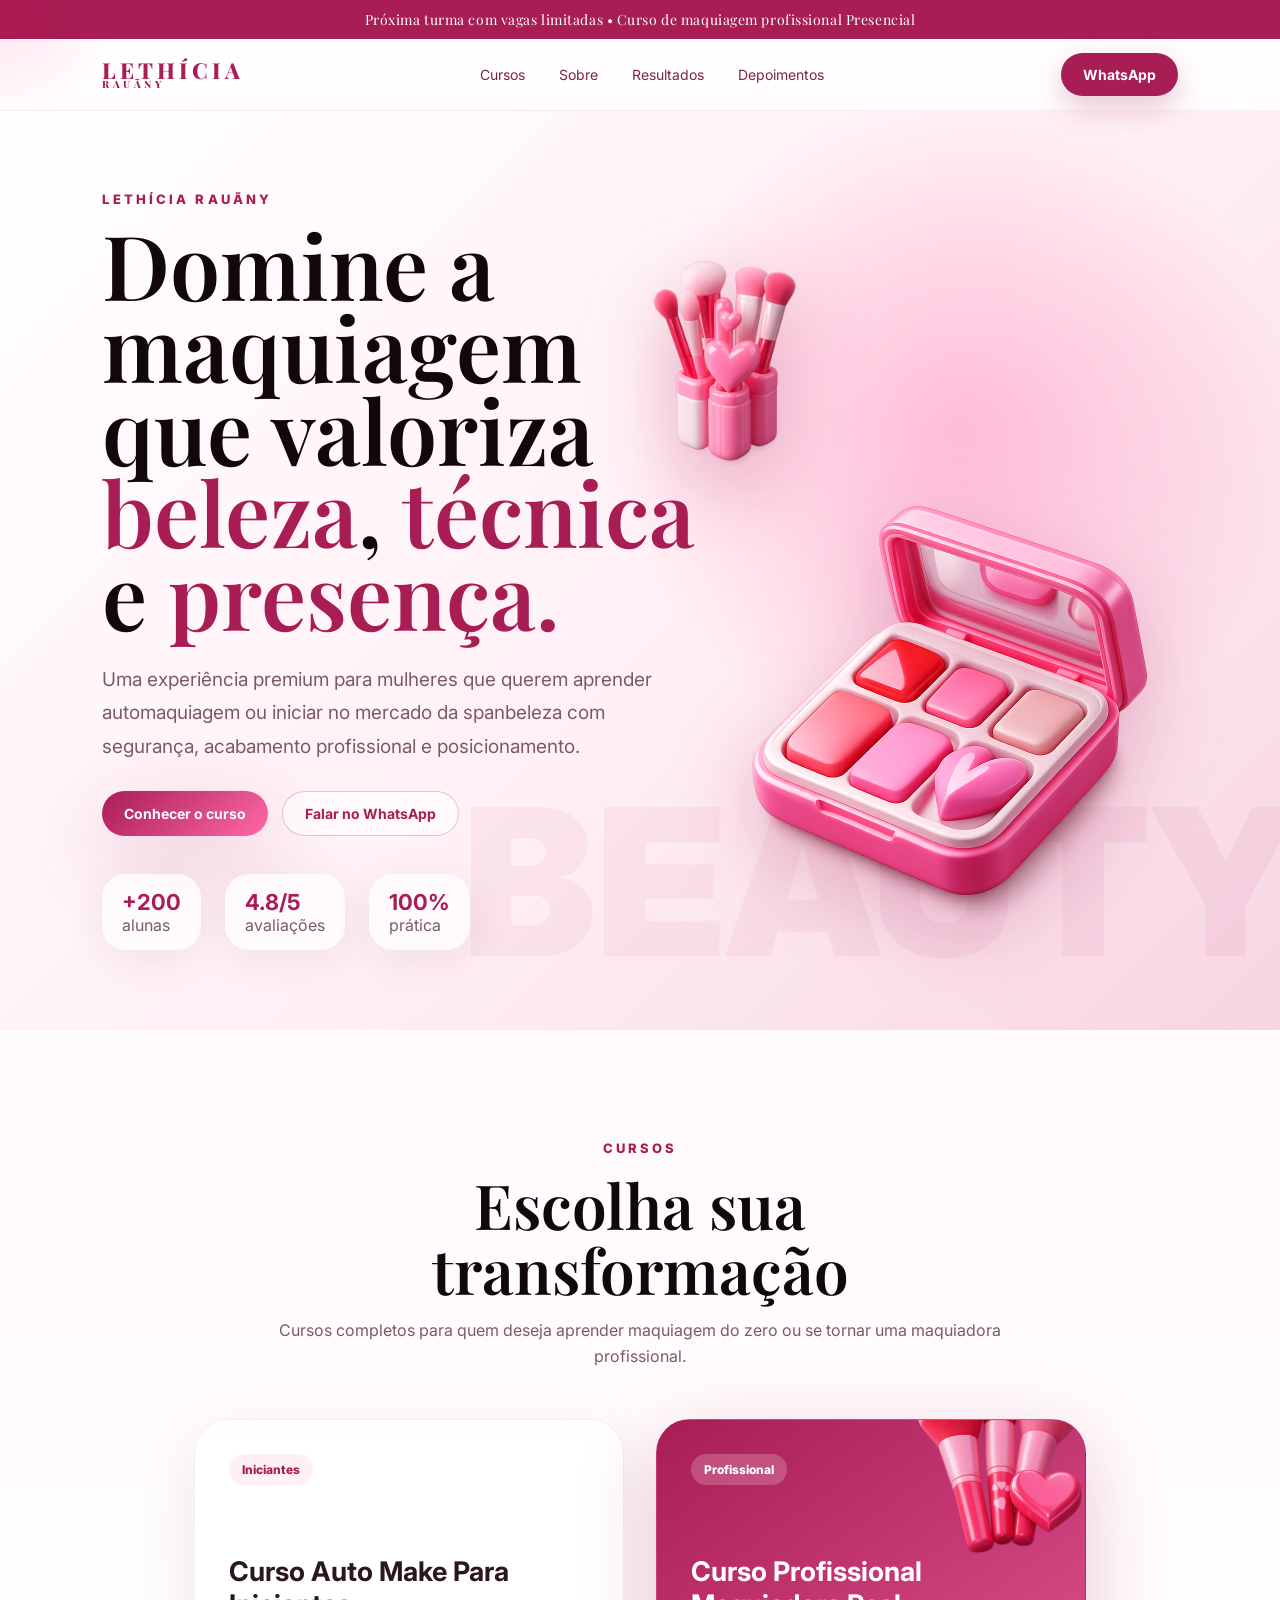
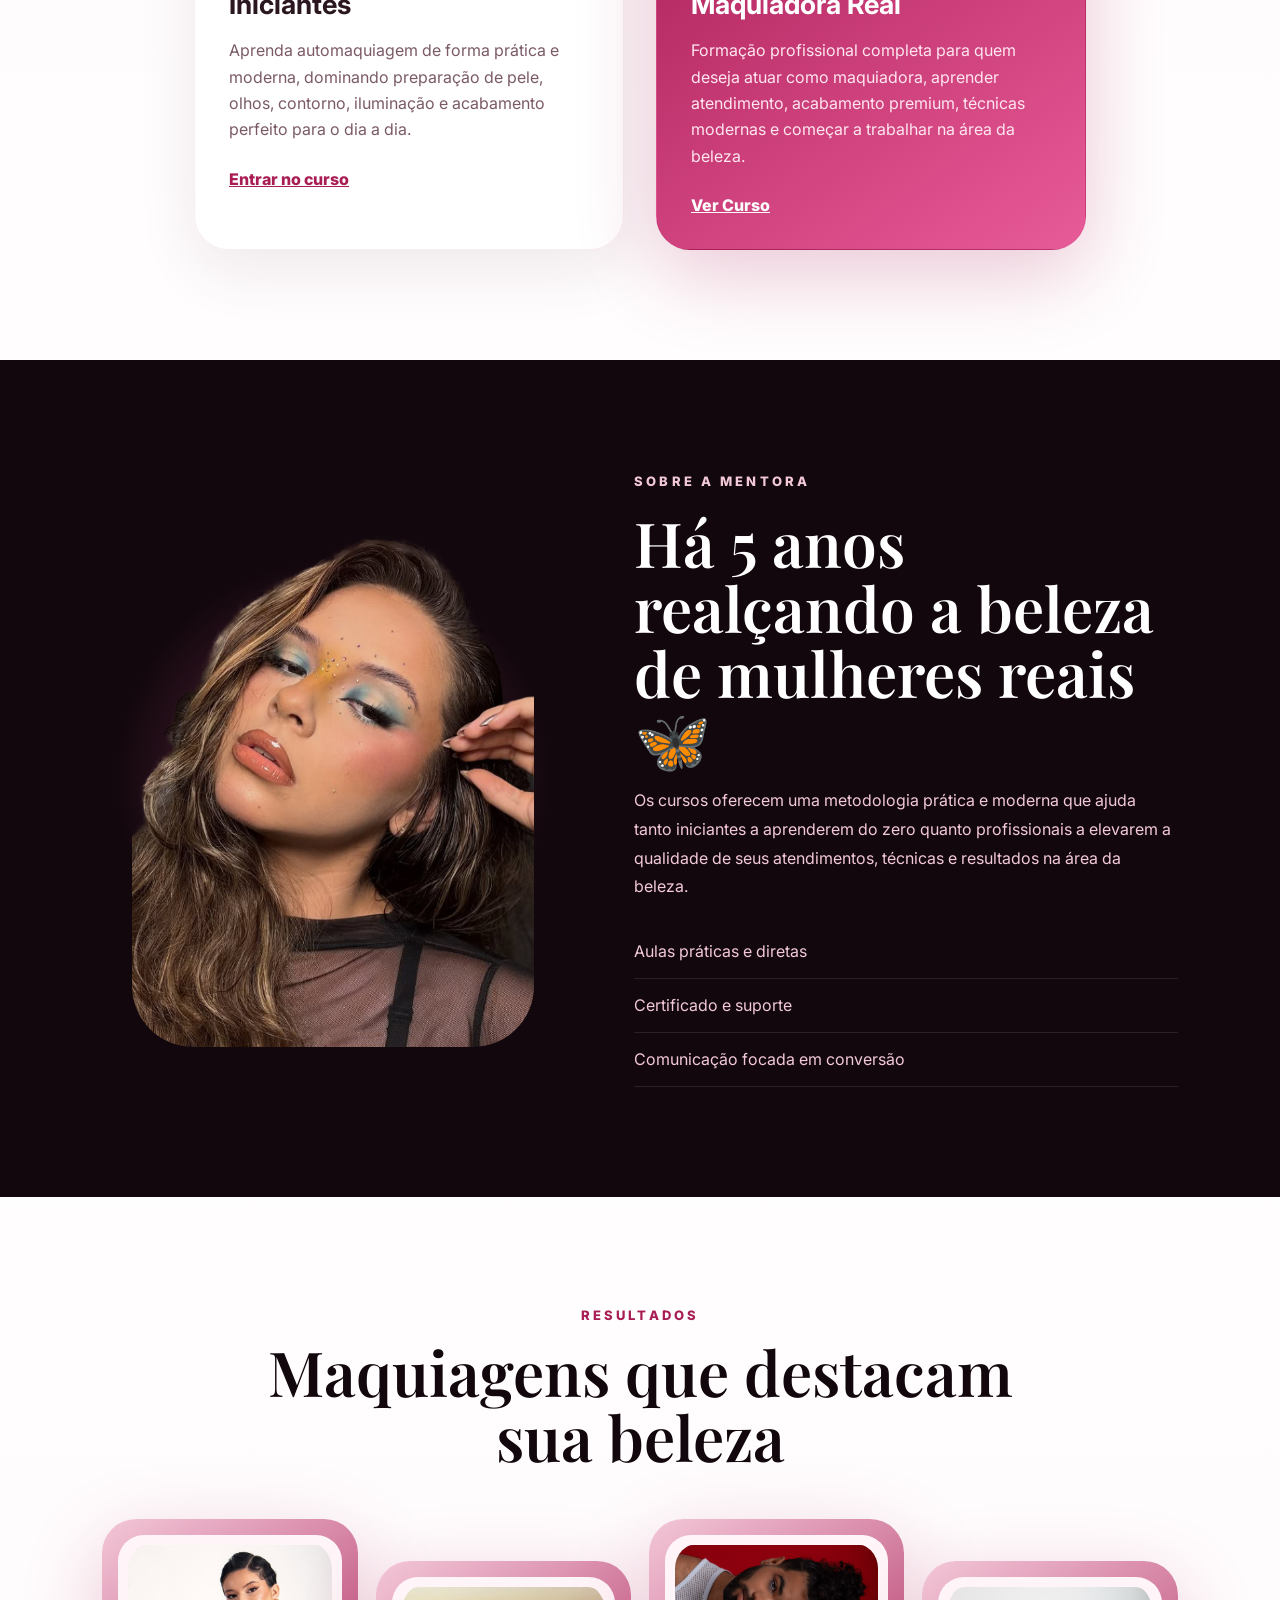
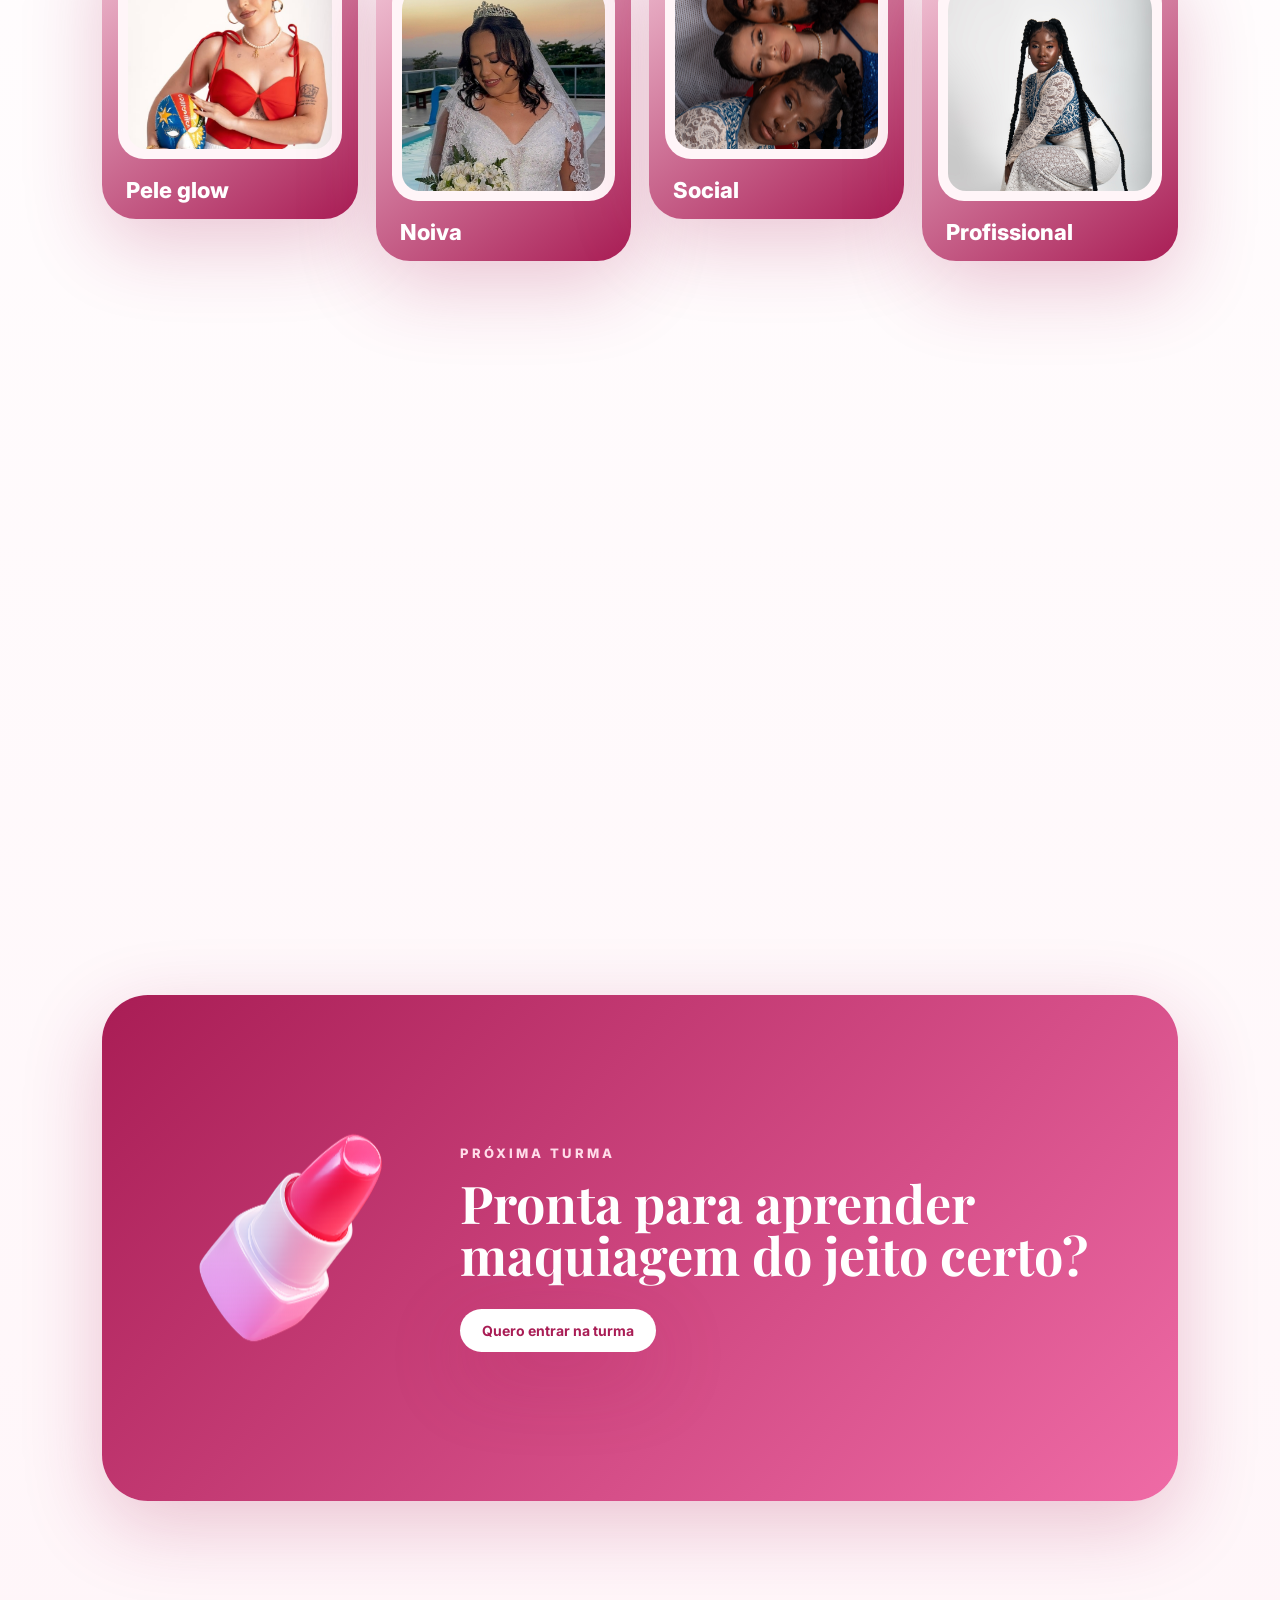
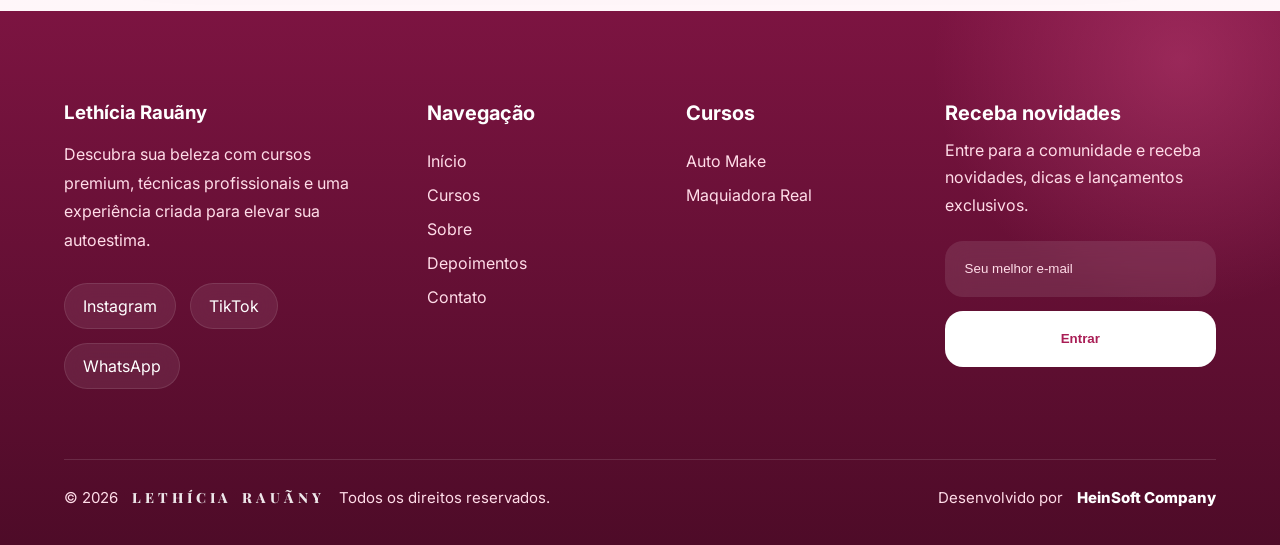
<file: index.html>
<!doctype html>
<html lang="pt-BR">
  <head>
    <meta charset="UTF-8" />
    <meta name="viewport" content="width=device-width, initial-scale=1.0" />
    <title>Lethícia Rauãny</title>
    <link rel="preconnect" href="https://fonts.googleapis.com" />
    <link rel="preconnect" href="https://fonts.gstatic.com" crossorigin />
    <link
      href="https://fonts.googleapis.com/css2?family=Inter:wght@400;500;600;700;800&family=Playfair+Display:wght@600;700;800&display=swap"
      rel="stylesheet"
    />
    <link rel="stylesheet" href="assets/styles.css" />
  </head>
  <body>
    <div class="cursor-glow"></div>

    <header class="topbar">
      <a href="#cta"
        >Próxima turma com vagas limitadas • Curso de maquiagem profissional
        Presencial</a
      >
    </header>

    <nav class="nav">
      <a href="#" class="brand">
        <span>LETHÍCIA</span>
        <small>RAUÃNY</small>
      </a>

      <div class="nav-links">
        <a href="#cursos">Cursos</a>

        <a href="#sobre">Sobre</a>

        <a href="#resultados">Resultados</a>

        <a href="#depoimentos">Depoimentos</a>

        <a
          href="https://wa.me/5581996267591"
          class="mobile-whatsapp"
          target="_blank"
          rel="noopener noreferrer"
        >
          WhatsApp
        </a>
      </div>

      <a
        href="https://wa.me/5581996267591"
        class="nav-cta"
        target="_blank"
        rel="noopener noreferrer"
      >
        WhatsApp
      </a>

      <button class="menu-toggle" type="button" aria-label="Abrir menu">
        <span></span>
        <span></span>
        <span></span>
      </button>
    </nav>

    <main>
      <section class="hero" id="home">
        <div class="hero-bg"></div>
        <img
          src="assets/pinceis-3d.png"
          alt="Pincéis 3D"
          class="float-img brushes"
        />
        <img
          src="assets/pinceis.svg"
          alt="Paleta 3D"
          class="float-img palette"
        />

        <div class="hero-content reveal">
          <p class="eyebrow">Lethícia Rauãny</p>
          <h1>
            Domine a maquiagem que valoriza <span class="blur">beleza</span>,
            <span class="blur">técnica</span> e
            <span class="blur">presença.</span>
          </h1>
          <p class="hero-text">
            Uma experiência premium para mulheres que querem aprender
            automaquiagem ou iniciar no mercado da spanbeleza com segurança,
            acabamento profissional e posicionamento.
          </p>
          <div class="hero-actions">
            <a href="#cursos" class="btn primary">Conhecer o curso</a>
            <a
              href="https://wa.me/5581996267591"
              class="btn secondary"
              target="_blank"
              rel="noopener noreferrer"
              >Falar no WhatsApp</a
            >
          </div>
          <div class="hero-stats">
            <span><strong>+200</strong> alunas</span>
            <span><strong>4.8/5</strong> avaliações</span>
            <span><strong>100%</strong> prática</span>
          </div>
        </div>
      </section>

      <section class="section courses" id="cursos">
        <div class="section-head reveal">
          <p class="eyebrow">Cursos</p>

          <h2>Escolha sua transformação</h2>

          <p>
            Cursos completos para quem deseja aprender maquiagem do zero ou se
            tornar uma maquiadora profissional.
          </p>
        </div>

        <div class="course-grid">
          <!-- CURSO 1 -->

          <article class="course-card reveal">
            <span class="tag"> Iniciantes </span>

            <h3>Curso Auto Make Para Iniciantes</h3>

            <p>
              Aprenda automaquiagem de forma prática e moderna, dominando
              preparação de pele, olhos, contorno, iluminação e acabamento
              perfeito para o dia a dia.
            </p>

            <a href="curso-iniciante.html"> Entrar no curso </a>
          </article>

          <!-- CURSO 2 -->

          <article class="course-card reveal featured">
            <img src="assets/paleta-3d.png" alt="Paleta de maquiagem 3D" />

            <span class="tag"> Profissional </span>

            <h3>Curso Profissional Maquiadora Real</h3>

            <p>
              Formação profissional completa para quem deseja atuar como
              maquiadora, aprender atendimento, acabamento premium, técnicas
              modernas e começar a trabalhar na área da beleza.
            </p>

            <a href="curso-pro.html"> Ver Curso </a>
          </article>
        </div>
      </section>

      <section class="section split" id="sobre">
        <div class="split-img reveal">
          <img src="/assets/mentora 1.svg" alt="Pincéis decorativos" />
        </div>
        <div class="split-content reveal">
          <p class="eyebrow">Sobre a mentora</p>
          <h2 style="margin-bottom: 16px">
            Há 5 anos realçando a beleza de mulheres reais 🦋
          </h2>
          <p>
            Os cursos oferecem uma metodologia prática e moderna que ajuda tanto
            iniciantes a aprenderem do zero quanto profissionais a elevarem a
            qualidade de seus atendimentos, técnicas e resultados na área da
            beleza.
          </p>
          <ul>
            <li>Aulas práticas e diretas</li>
            <li>Certificado e suporte</li>
            <li>Comunicação focada em conversão</li>
          </ul>
        </div>
      </section>

      <section class="section results" id="resultados">
        <div class="section-head reveal">
          <p class="eyebrow">Resultados</p>
          <h2>Maquiagens que destacam sua beleza</h2>
        </div>
        <div class="gallery">
          <div class="gallery-card reveal">
            <div class="gallery-image">
              <img
                src="assets/glow.svg"
                alt="Resultado de maquiagem pele glow"
              />
            </div>
            <span>Pele glow</span>
          </div>

          <div class="gallery-card reveal">
            <div class="gallery-image">
              <img
                src="assets/noiva.svg"
                alt="Resultado de maquiagem para noiva"
              />
            </div>
            <span>Noiva</span>
          </div>

          <div class="gallery-card reveal">
            <div class="gallery-image">
              <img
                src="/assets/social.svg"
                alt="Resultado de maquiagem social"
              />
            </div>
            <span>Social</span>
          </div>

          <div class="gallery-card reveal">
            <div class="gallery-image">
              <img
                src="assets/profissional.svg"
                alt="Resultado de maquiagem profissional"
              />
            </div>
            <span>Profissional</span>
          </div>
        </div>
      </section>

      <section class="section testimonials" id="depoimentos">
        <div class="section-head reveal">
          <p class="eyebrow">Depoimentos</p>
          <h2>Histórias de alunas</h2>
        </div>
        <div class="testimonial-row">
          <article class="testimonial reveal">
            <strong>★★★★★</strong>
            <p>
              “Aprendi técnicas que nunca tinha entendido antes. A pele ficou
              perfeita.”
            </p>
            <span>Ana Clara</span>
          </article>
          <article class="testimonial reveal">
            <strong>★★★★★</strong>
            <p>“O curso me deu segurança para começar a atender clientes.”</p>
            <span>Marina</span>
          </article>
          <article class="testimonial reveal">
            <strong>★★★★★</strong>
            <p>“Didática leve, prática e acabamento muito profissional.”</p>
            <span>Beatriz</span>
          </article>
        </div>
      </section>

      <section class="final-cta reveal" id="cta">
        <img src="assets/batom.svg" alt="Paleta 3D" />
        <div>
          <p class="eyebrow">Próxima turma</p>
          <h2>Pronta para aprender maquiagem do jeito certo?</h2>
          <a
            href="https://wa.me/5581996267591?text=Ol%C3%A1%2C%20quero%20entrar%20na%20turma%21"
            class="btn primary"
            target="_blank"
            rel="noopener noreferrer"
          >
            Quero entrar na turma
          </a>
        </div>
      </section>
    </main>

    <footer class="footer">
      <div class="footer-glow"></div>

      <div class="footer-top">
        <div class="footer-brand">
          <h3>Lethícia Rauãny</h3>

          <p style="margin-top: 5%">
            Descubra sua beleza com cursos premium, técnicas profissionais e uma
            experiência criada para elevar sua autoestima.
          </p>

          <div class="footer-socials">
            <a href="#">Instagram</a>
            <a href="#">TikTok</a>
            <a href="#">WhatsApp</a>
          </div>
        </div>

        <div class="footer-links">
          <h3>Navegação</h3>

          <a href="#">Início</a>
          <a href="#cursos">Cursos</a>
          <a href="#sobre">Sobre</a>
          <a href="#depoimentos">Depoimentos</a>
          <a href="#cta">Contato</a>
        </div>

        <div class="footer-links">
          <h3>Cursos</h3>

          <a href="curso-iniciante.html">Auto Make</a>
          <a href="curso-pro.html">Maquiadora Real</a>
        </div>

        <div class="footer-newsletter">
          <h3>Receba novidades</h3>

          <p>
            Entre para a comunidade e receba novidades, dicas e lançamentos
            exclusivos.
          </p>

          <form class="newsletter-form">
            <input type="email" placeholder="Seu melhor e-mail" />

            <button type="submit">Entrar</button>
          </form>
        </div>
      </div>

      <div class="footer-bottom">
        <p>
          © 2026
          <a href="#home" class="brand">
            <small>LETHÍCIA</small><small>RAUÃNY</small>
          </a>
          Todos os direitos reservados.
        </p>

        <p>
          Desenvolvido por
          <a
            href="https://heinsoft.com.br"
            target="_blank"
            rel="noopener noreferrer"
          >
            HeinSoft Company
          </a>
        </p>
      </div>
    </footer>

    <script src="assets/script.js"></script>
  </body>
</html>
</file>
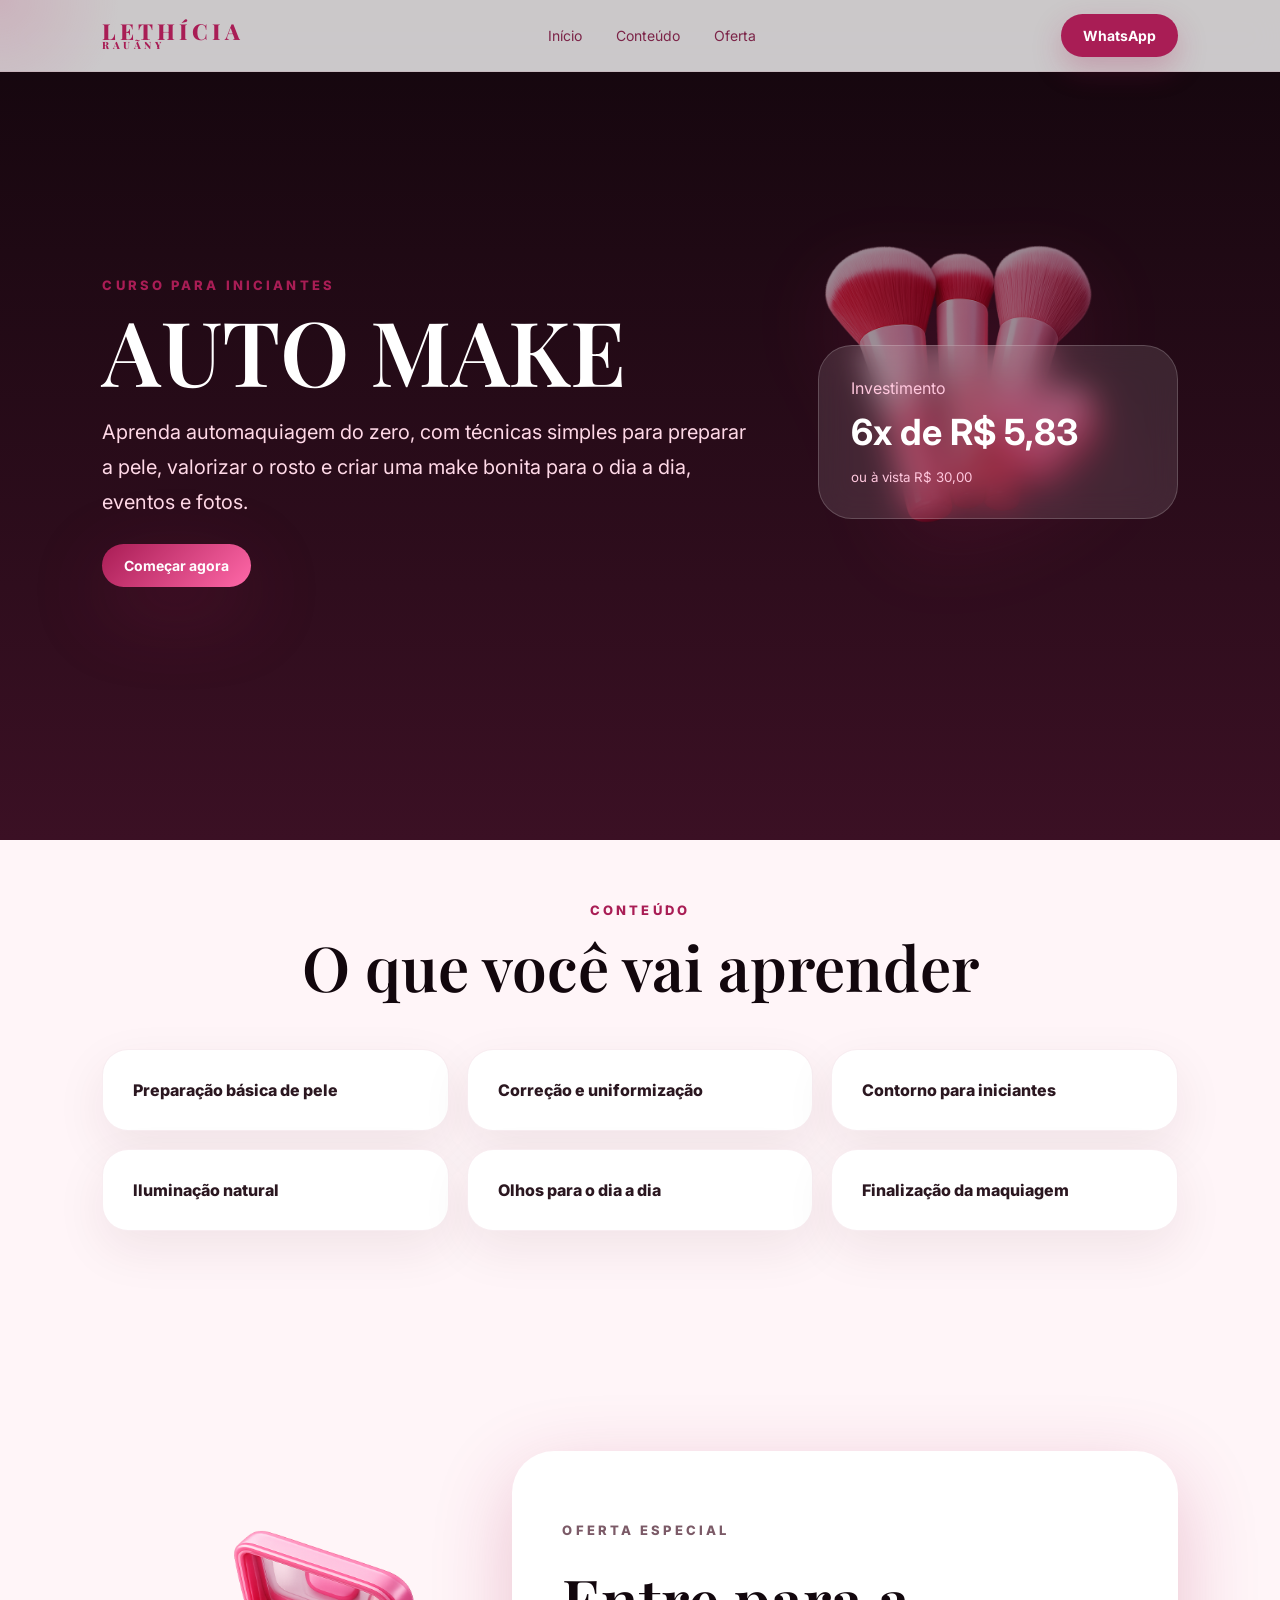
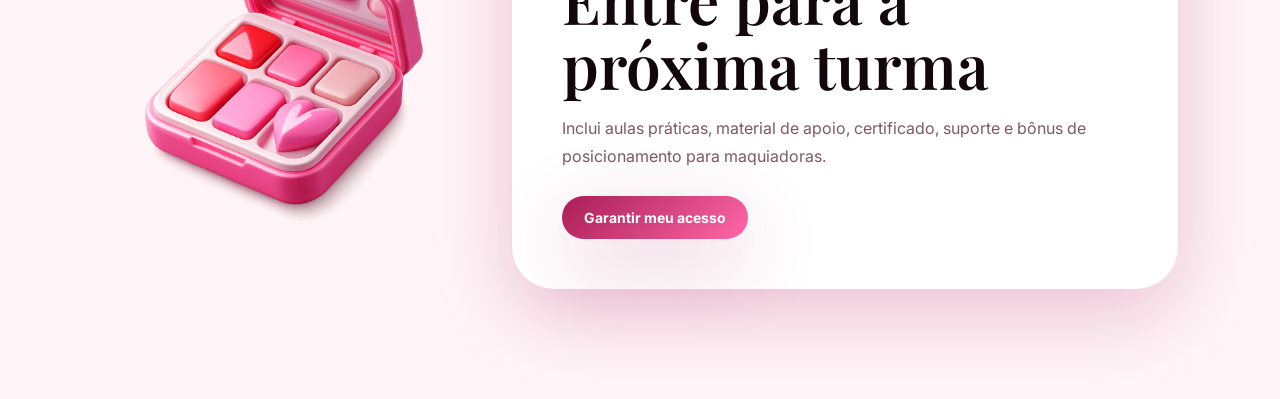
<file: curso-iniciante.html>
<!doctype html>
<html lang="pt-BR">
  <head>
    <meta charset="UTF-8" />
    <meta name="viewport" content="width=device-width, initial-scale=1.0" />
    <title>Curso Makeup Artist Pro</title>
    <link rel="preconnect" href="https://fonts.googleapis.com" />
    <link rel="preconnect" href="https://fonts.gstatic.com" crossorigin />
    <link
      href="https://fonts.googleapis.com/css2?family=Inter:wght@400;500;600;700;800&family=Playfair+Display:wght@600;700;800&display=swap"
      rel="stylesheet"
    />
    <link rel="stylesheet" href="assets/styles.css" />
  </head>
  <body class="course-page">
    <div class="cursor-glow"></div>
    <nav class="nav">
      <a href="/index.html" class="brand">
        <span>LETHÍCIA</span>
        <small>RAUÃNY</small>
      </a>

      <div class="nav-links">
        <a href="#inicio">Início</a>

        <a href="#conteudo">Conteúdo</a>

        <a href="#oferta">Oferta</a>

        <a
          href="https://wa.me/5581996267591"
          class="mobile-whatsapp"
          target="_blank"
          rel="noopener noreferrer"
        >
          WhatsApp
        </a>
      </div>

      <a
        href="https://wa.me/5581996267591"
        class="nav-cta"
        target="_blank"
        rel="noopener noreferrer"
      >
        WhatsApp
      </a>

      <button class="menu-toggle" type="button" aria-label="Abrir menu">
        <span></span>
        <span></span>
        <span></span>
      </button>
    </nav>

    <main>
      <section class="course-hero" id="inicio">
        <img
          src="assets/paleta-3d.png"
          alt="Paleta de maquiagem"
          class="float-img course-brush"
        />
        <div class="reveal">
          <p class="eyebrow">Curso Para Iniciantes</p>
          <h1>AUTO MAKE</h1>
          <p>
            Aprenda automaquiagem do zero, com técnicas simples para preparar a
            pele, valorizar o rosto e criar uma make bonita para o dia a dia,
            eventos e fotos.
          </p>
          <a href="https://pay.kiwify.com.br/KDjEYp4" class="btn primary"
            >Começar agora</a
          >
        </div>
        <div class="course-price reveal">
          <span>Investimento</span>
          <strong>6x de R$ 5,83</strong>
          <small>ou à vista R$ 30,00</small>
        </div>
      </section>

      <section class="section modules" id="conteudo">
        <div class="section-head reveal">
          <p class="eyebrow">Conteúdo</p>
          <h2>O que você vai aprender</h2>
        </div>
        <div class="module-grid">
          <div class="module reveal">Preparação básica de pele</div>
          <div class="module reveal">Correção e uniformização</div>
          <div class="module reveal">Contorno para iniciantes</div>
          <div class="module reveal">Iluminação natural</div>
          <div class="module reveal">Olhos para o dia a dia</div>
          <div class="module reveal">Finalização da maquiagem</div>
        </div>
      </section>

      <section class="section offer" id="oferta">
        <img
          src="assets/pinceis-3d.png"
          alt="Pincéis de maquiagem"
          class="offer-img reveal"
        />
        <div class="offer-box reveal">
          <p class="eyebrow">Oferta especial</p>
          <h2>Entre para a próxima turma</h2>
          <p>
            Inclui aulas práticas, material de apoio, certificado, suporte e
            bônus de posicionamento para maquiadoras.
          </p>
          <a href="https://pay.kiwify.com.br/KDjEYp4" class="btn primary"
            >Garantir meu acesso</a
          >
        </div>
      </section>
    </main>

    <script src="assets/script.js"></script>
  </body>
</html>
</file>
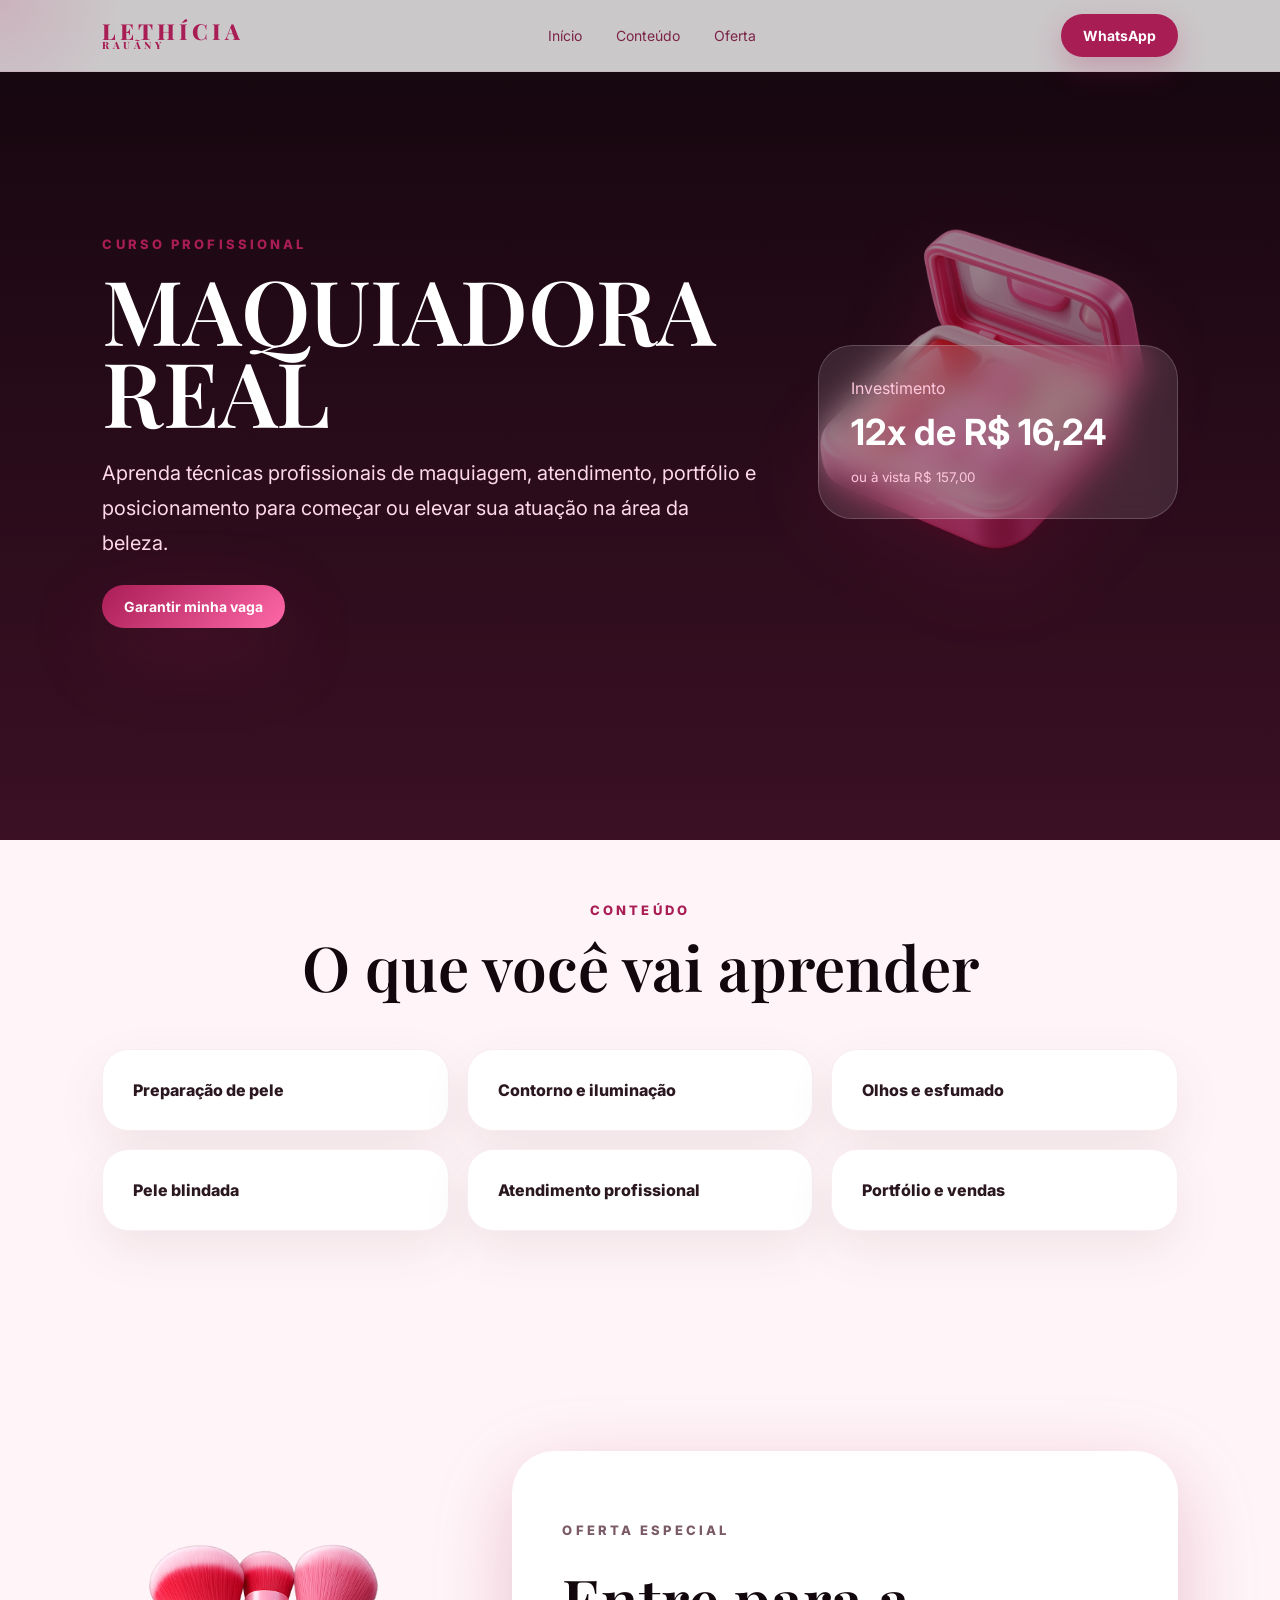
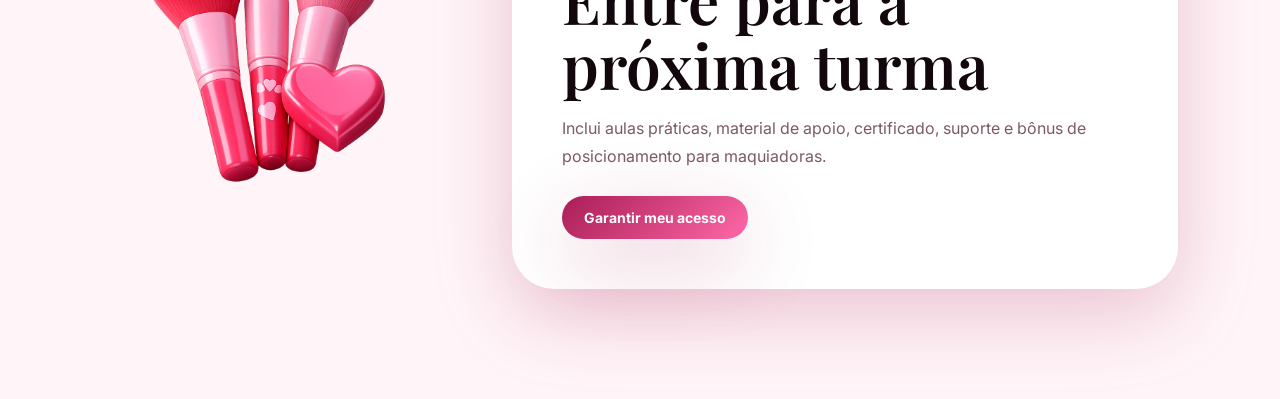
<file: curso-pro.html>
<!DOCTYPE html>
<html lang="pt-BR">
<head>
  <meta charset="UTF-8" />
  <meta name="viewport" content="width=device-width, initial-scale=1.0" />
  <title>Curso Makeup Artist Pro</title>
  <link rel="preconnect" href="https://fonts.googleapis.com">
  <link rel="preconnect" href="https://fonts.gstatic.com" crossorigin>
  <link href="https://fonts.googleapis.com/css2?family=Inter:wght@400;500;600;700;800&family=Playfair+Display:wght@600;700;800&display=swap" rel="stylesheet">
  <link rel="stylesheet" href="assets/styles.css" />
</head>
<body class="course-page">
  <div class="cursor-glow"></div>
  <nav class="nav">
      <a href="/index.html" class="brand">
        <span>LETHÍCIA</span>
        <small>RAUÃNY</small>
      </a>

      <div class="nav-links">
        <a href="#inicio">Início</a>

        <a href="#conteudo">Conteúdo</a>

        <a href="#oferta">Oferta</a>

        <a
          href="https://wa.me/5581996267591"
          class="mobile-whatsapp"
          target="_blank"
          rel="noopener noreferrer"
        >
          WhatsApp
        </a>
      </div>

      <a
        href="https://wa.me/5581996267591"
        class="nav-cta"
        target="_blank"
        rel="noopener noreferrer"
      >
        WhatsApp
      </a>

      <button class="menu-toggle" type="button" aria-label="Abrir menu">
        <span></span>
        <span></span>
        <span></span>
      </button>
    </nav>

  <main>
    <section class="course-hero" id="inicio">
      <img src="assets/pinceis-3d.png" alt="Pincéis" class="float-img course-brush" />
      <div class="reveal">
        <p class="eyebrow">Curso Profissional</p>
        <h1>MAQUIADORA REAL</h1>
        <p>Aprenda técnicas profissionais de maquiagem, atendimento, portfólio e posicionamento para começar ou elevar sua atuação na área da beleza.</p>
        <a href="https://pay.kiwify.com.br/QSgHC4P" class="btn primary">Garantir minha vaga</a>
      </div>
      <div class="course-price reveal">
        <span>Investimento</span>
        <strong>12x de R$ 16,24</strong>
        <small>ou à vista R$ 157,00</small>
      </div>
    </section>

    <section class="section modules" id="conteudo">
      <div class="section-head reveal"><p class="eyebrow">Conteúdo</p><h2>O que você vai aprender</h2></div>
      <div class="module-grid">
        <div class="module reveal">Preparação de pele</div>
        <div class="module reveal">Contorno e iluminação</div>
        <div class="module reveal">Olhos e esfumado</div>
        <div class="module reveal">Pele blindada</div>
        <div class="module reveal">Atendimento profissional</div>
        <div class="module reveal">Portfólio e vendas</div>
      </div>
    </section>

    <section class="section offer" id="oferta">
      <img src="assets/paleta-3d.png" alt="Paleta" class="offer-img reveal" />
      <div class="offer-box reveal">
        <p class="eyebrow">Oferta especial</p>
        <h2>Entre para a próxima turma</h2>
        <p>Inclui aulas práticas, material de apoio, certificado, suporte e bônus de posicionamento para maquiadoras.</p>
        <a href="https://pay.kiwify.com.br/QSgHC4P" class="btn primary">Garantir meu acesso</a>
      </div>
    </section>
  </main>

  <script src="assets/script.js"></script>
</body>
</html>
</file>
<file: assets/styles.css>
:root {
  --wine: #a91d55;
  --wine-2: #d23b78;
  --pink: #ff68a8;
  --soft: #fff5f8;
  --cream: #fbf2eb;
  --dark: #12070d;
  --text: #2b1720;
  --muted: #7b5a67;
  --glass: rgba(255, 255, 255, 0.72);
  --shadow: 0 24px 80px rgba(169, 29, 85, 0.24);
}
* {
  box-sizing: border-box;
  margin: 0;
  padding: 0;
}

html {
  scroll-behavior: smooth;
}

body {
  font-family: Inter, system-ui, sans-serif;
  color: var(--text);
  background: linear-gradient(180deg, #fff7fa 0%, #fff 45%, #fff4f8 100%);
  overflow-x: hidden;
}
a {
  text-decoration: none;
  color: inherit;
}
img {
  max-width: 100%;
  display: block;
}
.cursor-glow {
  position: fixed;
  inset: auto;
  left: 0;
  top: 0;
  width: 260px;
  height: 260px;
  border-radius: 50%;
  background: radial-gradient(
    circle,
    rgba(255, 104, 168, 0.18),
    transparent 65%
  );
  pointer-events: none;
  z-index: 20;
  transform: translate(-50%, -50%);
  mix-blend-mode: multiply;
}
.topbar {
  text-align: center;
  background: var(--wine);
  color: white;
  font-family:
    Playfair Display,
    serif;
  padding: 10px;
  font-size: 14px;
  letter-spacing: 0.04em;
}
.nav {
  height: 72px;
  padding: 0 8%;
  display: flex;
  align-items: center;
  justify-content: space-between;
  background: rgba(255, 255, 255, 0.78);
  backdrop-filter: blur(16px);
  position: sticky;
  top: 0;
  z-index: 10;
  border-bottom: 1px solid rgba(169, 29, 85, 0.08);
}

.menu-toggle{
  display:none;
  width:46px;
  height:46px;
  border:none;
  border-radius:50%;
  background:var(--wine);
  cursor:pointer;
  align-items:center;
  justify-content:center;
  flex-direction:column;
  gap:5px;
  box-shadow:0 12px 30px rgba(169,29,85,.25);
}

.menu-toggle span{
  width:20px;
  height:2px;
  border-radius:999px;
  background:#fff;
  transition:.35s;
}

.menu-toggle.active span:nth-child(1){
  transform:translateY(7px) rotate(45deg);
}

.menu-toggle.active span:nth-child(2){
  opacity:0;
}

.menu-toggle.active span:nth-child(3){
  transform:translateY(-7px) rotate(-45deg);
}

.mobile-whatsapp {
  display: none;
}

.brand {
  line-height: 0.85;
  color: var(--wine);
  font-family:
    Playfair Display,
    serif;
  font-weight: 800;
  font-size: 22px;
  letter-spacing: 0.18em;
}
.brand small {
  display: block;
  font-size: 10px;
  letter-spacing: 0.35em;
}
.nav-links {
  display: flex;
  gap: 34px;
  font-size: 14px;
  color: #7c2448;
}
.nav-links a {
  position: relative;
}
.nav-links a:after {
  content: "";
  position: absolute;
  left: 0;
  bottom: -8px;
  width: 0;
  height: 2px;
  background: var(--wine);
  transition: 0.3s;
}
.nav-links a:hover:after {
  width: 100%;
}
.nav-cta,
.btn {
  border-radius: 999px;
  padding: 13px 22px;
  font-weight: 700;
  font-size: 14px;
  display: inline-flex;
  align-items: center;
  justify-content: center;
  transition: 0.35s;
}
.nav-cta {
  background: var(--wine);
  color: #fff;
  box-shadow: 0 12px 30px rgba(169, 29, 85, 0.25);
}
.btn.primary {
  background: linear-gradient(135deg, var(--wine), var(--pink));
  color: #fff;
  box-shadow: var(--shadow);
}
.btn.secondary {
  border: 1px solid rgba(169, 29, 85, 0.25);
  color: var(--wine);
  background: rgba(255, 255, 255, 0.56);
}
.btn:hover,
.nav-cta:hover {
  transform: translateY(-3px) scale(1.02);
}
.hero {
  min-height: 760px;
  position: relative;
  display: grid;
  grid-template-columns: 1fr 0.8fr;
  align-items: center;
  padding: 80px 8%;
  overflow: hidden;
}
.hero-bg {
  position: absolute;
  inset: 0;
  background:
    radial-gradient(
      circle at 75% 35%,
      rgba(255, 104, 168, 0.38),
      transparent 30%
    ),
    linear-gradient(135deg, #fff 0%, #fff0f5 55%, #f7d5e3 100%);
  z-index: -2;
}
.hero:after {
  content: "BEAUTY";
  position: absolute;
  right: -20px;
  bottom: 25px;
  font-size: 16vw;
  font-weight: 900;
  color: rgba(169, 29, 85, 0.05);
  z-index: -1;
}
.eyebrow {
  text-transform: uppercase;
  color: var(--wine);
  font-size: 13px;
  font-weight: 800;
  letter-spacing: 0.24em;
  margin-bottom: 16px;
}
.hero h1,
.section h2,
.course-hero h1 {
  font-family:
    Playfair Display,
    serif;
    font-weight: 600;
  font-size: clamp(46px, 7vw, 92px);
  line-height: 0.92;
  color: var(--dark);
  max-width: 790px;
}
.hero-text {
  max-width: 610px;
  margin: 28px 0;
  color: var(--muted);
  font-size: 19px;
  line-height: 1.75;
}
.hero-actions {
  display: flex;
  gap: 14px;
  flex-wrap: wrap;
}
.hero-stats {
  display: flex;
  gap: 24px;
  margin-top: 38px;
  flex-wrap: wrap;
}
.hero-stats span {
  padding: 15px 20px;
  border-radius: 24px;
  background: var(--glass);
  box-shadow: 0 10px 40px rgba(95, 31, 55, 0.08);
  color: var(--muted);
}
.hero-stats strong {
  display: block;
  color: var(--wine);
  font-size: 22px;
}
.float-img {
  position: absolute;
  filter: drop-shadow(0 28px 40px rgba(169, 29, 85, 0.28));
  animation: float 5s ease-in-out infinite;
}
.brushes {
  right: 6%;
  bottom: 70px;
  width: min(40vw, 520px);
}

.blur {
  color: var(--wine);
}

.palette {
  right: 35%;
  top: 95px;
  width: 210px;
  animation-delay: 1s;
}
.hero-card {
  justify-self: end;
  width: min(380px, 100%);
  padding: 18px;
  border-radius: 36px;
  background: rgba(255, 255, 255, 0.44);
  border: 1px solid rgba(255, 255, 255, 0.8);
  box-shadow: var(--shadow);
  backdrop-filter: blur(18px);
}
.model-card {
  min-height: 500px;
  border-radius: 28px;
  background: linear-gradient(160deg, #b51e5b, #f082b6);
  display: flex;
  align-items: flex-end;
  padding: 28px;
  color: #fff;
  position: relative;
  overflow: hidden;
}
.model-card:before {
  content: "";
  position: absolute;
  inset: 10% 9% auto auto;
  width: 210px;
  height: 210px;
  border-radius: 50%;
  background: radial-gradient(circle, #ffd8e8, transparent 65%);
  opacity: 0.7;
}
.face-placeholder {
  position: absolute;
  inset: 60px 35px 115px;
  border-radius: 160px 160px 36px 36px;
  background: linear-gradient(
    150deg,
    #ffe3d0,
    #d98b7f 55%,
    #4d101c 56%,
    #17050c
  );
  box-shadow: inset 0 0 50px rgba(255, 255, 255, 0.2);
}
.model-card div:last-child {
  position: relative;
  z-index: 1;
}
.model-card span {
  font-size: 12px;
  text-transform: uppercase;
  letter-spacing: 0.2em;
}
.model-card strong {
  display: block;
  font-size: 22px;
  max-width: 260px;
  margin-top: 8px;
}
.section {
  padding: 110px 8%;
}
.section-head {
  text-align: center;
  max-width: 760px;
  margin: 0 auto 50px;
}
.section h2 {
  font-size: clamp(34px, 5vw, 62px);
  line-height: 1.05;
}
.section-head p:last-child {
  margin-top: 16px;
  color: var(--muted);
  line-height: 1.6;
}
.course-grid {
  display: grid;
  grid-template-columns: repeat(2, minmax(320px, 430px));
  justify-content: center;
  gap: 32px;
}
.course-card {
  min-height: 340px;
  border-radius: 34px;
  padding: 34px;
  background: rgba(255, 255, 255, 0.78);
  box-shadow: 0 20px 60px rgba(80, 20, 44, 0.09);
  border: 1px solid rgba(169, 29, 85, 0.08);
  position: relative;
  overflow: hidden;
  transition: 0.35s;
}
.course-card:hover {
  transform: translateY(-10px);
  box-shadow: var(--shadow);
}

.course-card.reveal:hover {
  transform: translateY(-10px);
  box-shadow: var(--shadow);
}

.course-card.featured,
.course-card.featured:hover {
  background: linear-gradient(145deg, #a91d55, #e85b99) !important;
  color: #fff;
  transform: translateY(-10px);
  box-shadow: var(--shadow);
}

.course-card img {
  position: absolute;
  right: -50px;
  top: -70px;
  width: 250px;
  opacity: 0.9;
}
.tag {
  display: inline-flex;
  padding: 8px 13px;
  border-radius: 999px;
  background: #fff0f6;
  color: var(--wine);
  font-size: 12px;
  font-weight: 800;
  margin-bottom: 70px;
}
.featured .tag {
  background: rgba(255, 255, 255, 0.2);
  color: #fff;
}
.course-card h3 {
  font-size: 27px;
  margin-bottom: 16px;
}
.course-card p {
  line-height: 1.65;
  color: var(--muted);
}
.featured p {
  color: #ffe6ef;
}
.course-card a {
  display: inline-flex;
  margin-top: 26px;
  font-weight: 800;
  color: var(--wine);
  text-decoration: underline;
}
.featured a {
  color: #fff;
  text-decoration: underline;
}
.split {
  display: grid;
  grid-template-columns: 0.85fr 1fr;
  gap: 70px;
  align-items: center;
  background: var(--dark);
  color: #fff;
}
.split-img {
  border-radius: 50px;
  background: radial-gradient(
    circle,
    rgba(255, 104, 168, 0.35),
    transparent 58%
  );
  padding: 30px;
}
.split-content h2 {
  color: #fff;
}
.split-content p,
.split-content li {
  color: #f3c9d7;
  line-height: 1.8;
}
.split-content ul {
  margin-top: 24px;
  list-style: none;
}
.split-content li {
  padding: 12px 0;
  border-bottom: 1px solid rgba(255, 255, 255, 0.1);
}
.gallery {
  display: grid;
  grid-template-columns: repeat(4, 1fr);
  gap: 18px;
}
.gallery-card {
  height: 300px;
  border-radius: 34px;
  background: linear-gradient(145deg, #f3c7d8, #a91d55);

  display: flex;
  flex-direction: column;
  justify-content: space-between;
  align-items: stretch;
  padding: 16px;
  box-shadow: var(--shadow);
  transition: 0.35s;
}

.gallery-image {
  width: 100%;
  flex: 1;

  padding: 10px;

  border-radius: 26px;
  background: var(--soft);

  overflow: hidden;
}

.gallery-image img {
  width: 100%;
  height: 100%;

  object-fit: cover;
  object-position: center 10%;
  border-radius: 18px;
}

.gallery-card span {
  margin-top: 18px;
  padding-left: 8px;
  color: #fff;
  font-weight: 800;
  font-size: 22px;
}

.gallery-card:nth-child(even) {
  margin-top: 42px;
}
.gallery-card:hover {
  transform: scale(1.03);
}
.testimonial-row {
  display: grid;
  grid-template-columns: repeat(3, 1fr);
  gap: 22px;
}
.testimonial {
  background: #fff;
  border-radius: 30px;
  padding: 30px;
  box-shadow: 0 18px 45px rgba(80, 20, 44, 0.08);
}
.testimonial strong {
  color: var(--wine);
}
.testimonial p {
  margin: 18px 0;
  line-height: 1.7;
  color: var(--muted);
}
.testimonial span {
  font-weight: 800;
}
.final-cta {
  margin: 40px 8% 110px;
  border-radius: 46px;
  padding: 58px;
  display: grid;
  grid-template-columns: 260px 1fr;
  align-items: center;
  gap: 40px;
  background: linear-gradient(135deg, #a91d55, #ef6ba6);
  color: #fff;
  box-shadow: var(--shadow);
  overflow: hidden;
}
.final-cta h2 {
  font-family:
    Playfair Display,
    serif;
  font-size: 52px;
  line-height: 1;
}
.final-cta .eyebrow {
  color: #ffdce9;
}
.final-cta .btn {
  margin-top: 28px;
  background: #fff;
  color: var(--wine);
}
/* FOOTER PREMIUM */

.footer {
  position: relative;
  overflow: hidden;
  padding: 90px 5% 40px;
  background: linear-gradient(180deg, #7c1441 0%, #4e0b28 100%);
  color: #fff;
}

.footer-glow {
  position: absolute;
  width: 500px;
  height: 500px;
  border-radius: 50%;
  background: radial-gradient(
    circle,
    rgba(255, 104, 168, 0.25),
    transparent 70%
  );
  top: -200px;
  right: -150px;
  pointer-events: none;
}

.footer-top {
  position: relative;
  z-index: 1;
  display: grid;
  grid-template-columns:
    1.5fr
    1fr
    1fr
    1.3fr;
  gap: 50px;
}

.footer-brand h2 {
  font-family:
    Playfair Display,
    serif;
  font-size: 42px;
  margin-bottom: 18px;
}

.footer-brand p {
  color: #ffdce8;
  line-height: 1.8;
  max-width: 420px;
}

.footer-socials {
  display: flex;
  flex-wrap: wrap;
  gap: 14px;
  margin-top: 28px;
}

.footer-socials a {
  padding: 12px 18px;
  border-radius: 999px;
  background: rgba(255, 255, 255, 0.08);
  border: 1px solid rgba(255, 255, 255, 0.1);
  backdrop-filter: blur(12px);
  transition: 0.35s;
}

.footer-socials a:hover {
  background: #fff;
  color: var(--wine);
  transform: translateY(-3px);
}

.footer-links {
  display: flex;
  flex-direction: column;
  gap: 14px;
}

.footer-links h3,
.footer-newsletter h3 {
  margin-bottom: 12px;
  font-size: 20px;
}

.footer-links a {
  color: #ffdce8;
  transition: 0.3s;
}

.footer-links a:hover {
  color: #fff;
  transform: translateX(4px);
}

.footer-newsletter p {
  color: #ffdce8;
  line-height: 1.7;
  margin-bottom: 22px;
}

.newsletter-form {
  display: flex;
  flex-direction: column;
  gap: 14px;
}

.newsletter-form input {
  height: 56px;
  border: none;
  outline: none;
  border-radius: 18px;
  padding: 0 20px;
  background: rgba(255, 255, 255, 0.1);
  color: #fff;
  backdrop-filter: blur(12px);
}

.newsletter-form input::placeholder {
  color: #ffdce8;
}

.newsletter-form button {
  height: 56px;
  border: none;
  border-radius: 18px;
  background: #fff;
  color: var(--wine);
  font-weight: 800;
  cursor: pointer;
  transition: 0.35s;
}

.newsletter-form button:hover {
  transform: translateY(-3px);
}

.footer-bottom{
  position:relative;
  z-index:1;

  margin-top:70px;
  padding-top:30px;

  border-top:1px solid rgba(255,255,255,.12);

  display:flex;
  align-items:center;
  justify-content:space-between;
  gap:20px;

  flex-wrap:wrap;
}

.footer-bottom p{
  color:#ffdce8;

  display:flex;
  align-items: center;
  gap:14px;

  font-size:15px;
  line-height:1;

  flex-wrap:nowrap;
}

.footer-bottom .brand{
  display:flex;
  align-items:end;
  gap:10px;

  color:#fff;

  font-family:Playfair Display,serif;
  font-weight:800;

  font-size:28px;
  letter-spacing:.12em;

  transition:.35s;

  line-height:1;
}

.footer-bottom .brand small{
  font-size:14px;
  letter-spacing:.28em;
  opacity:.9;
}

.footer-bottom .brand:hover{
  transform:translateY(-2px);
  opacity:.9;
}

.footer-bottom a{
  color:#fff;
  font-weight:800;
  position:relative;
}

.footer-bottom a::after{
  display:none;
}

.course-page {
  background: linear-gradient(180deg, #13060d 0%, #3b1024 42%, #fff5f8 42%);
}
.course-hero {
  min-height: 720px;
  color: #fff;
  display: grid;
  grid-template-columns: 1fr 360px;
  gap: 60px;
  align-items: center;
  padding: 90px 8%;
  position: relative;
  overflow: hidden;
}
.course-hero h1 {
  color: #fff;
}
.course-hero p:not(.eyebrow) {
  font-size: 20px;
  line-height: 1.75;
  max-width: 690px;
  color: #ffd9e7;
  margin: 24px 0;
}
.course-brush {
  right: 7%;
  top: 110px;
  width: 420px;
  opacity: 0.55;
}
.course-price {
  border-radius: 34px;
  background: rgba(255, 255, 255, 0.11);
  border: 1px solid rgba(255, 255, 255, 0.18);
  padding: 32px;
  backdrop-filter: blur(16px);
  position: relative;
  z-index: 1;
}
.course-price span,
.course-price small {
  color: #ffc7dd;
}
.course-price strong {
  display: block;
  font-size: 36px;
  margin: 12px 0;
}
.module-grid {
  display: grid;
  grid-template-columns: repeat(3, 1fr);
  gap: 18px;
}
.module {
  background: #fff;
  border-radius: 26px;
  padding: 30px;
  font-weight: 800;
  box-shadow: 0 18px 50px rgba(80, 20, 44, 0.08);
  border: 1px solid rgba(169, 29, 85, 0.08);
}
.offer {
  display: grid;
  grid-template-columns: 360px 1fr;
  gap: 50px;
  align-items: center;
}
.offer-box {
  background: #fff;
  border-radius: 42px;
  padding: 50px;
  box-shadow: var(--shadow);
}
.offer-box p {
  color: var(--muted);
  line-height: 1.7;
  margin: 18px 0 26px;
}
@keyframes float {
  0%,
  100% {
    transform: translateY(0) rotate(-2deg);
  }
  50% {
    transform: translateY(-18px) rotate(2deg);
  }
}
.reveal {
  opacity: 0;
  transform: translateY(36px);
  transition: 1s cubic-bezier(0.2, 0.8, 0.2, 1);
}
.reveal.active {
  opacity: 1;
  transform: translateY(0);
}

@media (max-width: 900px) {
  .nav {
    position: sticky;
    top: 0;
    overflow: visible;
    padding: 0 5%;
  }

  .nav-links {
    position: absolute;
    top: 82px;
    left: 5%;
    right: 5%;
    z-index: 999;

    display: flex !important;
    flex-direction: column;
    gap: 14px;

    padding: 18px;
    border-radius: 32px;

    background: linear-gradient(
      180deg,
      rgba(255, 245, 248, 0.96),
      rgba(255, 236, 243, 0.92)
    );

    backdrop-filter: blur(22px);
    border: 1px solid rgba(169, 29, 85, 0.1);

    box-shadow:
      0 25px 80px rgba(169, 29, 85, 0.12),
      inset 0 1px 0 rgba(255, 255, 255, 0.7);

    opacity: 0;
    visibility: hidden;
    pointer-events: none;

    transform: translateY(-12px) scale(0.98);
    transition: 0.35s;
  }

  .nav-links.active {
    opacity: 1;
    visibility: visible;
    pointer-events: auto;
    transform: translateY(0) scale(1);
  }

  .nav-links a {
    position: relative;

    display: flex;
    align-items: center;
    justify-content: center;

    min-height: 72px;
    padding: 0 24px;

    border-radius: 32px;
    background: linear-gradient(
      180deg,
      rgba(255, 245, 248, 0.96),
      rgba(255, 236, 243, 0.92)
    );

    color: #ee4d90;

    font-size: 18px;
    font-weight: 600;

    border: 10px solid linear-gradient(135deg, #a91d55, #d94c8a) !important;

    box-shadow: 0 10px 30px rgba(169, 29, 85, 0.12);

    transition: 0.35s;
  }

  .nav-links a:hover {
    transform: translateY(-2px) scale(1.01);
    background: #fff0f6;
  }

  .nav-links a::before,
  .nav-links a::after {
    display: none;
  }

  .mobile-whatsapp {
    background: linear-gradient(135deg, #a91d55, #d94c8a) !important;
    color: #fff !important;
    border: none !important;
  }

  .nav .nav-cta {
    display: none !important;
  }

  .menu-toggle {
    display: flex;
  }

  .footer {
    padding: 70px 5% 40px;
  }

  .footer-top {
    grid-template-columns: 1fr;
    gap: 40px;
  }

  .footer-brand h2 {
    font-size: 34px;
  }

  .footer-bottom {
    flex-direction: column;
    text-align: center;
  }

  .footer-bottom p {
    justify-content: center;
    flex-wrap: wrap;
  }

  .hero,
  .course-hero,
  .split,
  .final-cta,
  .offer {
    grid-template-columns: 1fr;
  }

  .hero {
    padding: 70px 5%;
    min-height: auto;
  }

  .hero-card {
    justify-self: stretch;
  }

  .brushes {
    position: relative;
    right: auto;
    bottom: auto;
    width: 90%;
    margin: 20px auto;
  }

  .palette {
    top: 80px;
    right: 5%;
    width: 120px;
  }

  .course-grid,
  .testimonial-row,
  .module-grid,
  .gallery {
    grid-template-columns: 1fr;
  }

  .gallery-card:nth-child(even) {
    margin-top: 0;
  }

  .section {
    padding: 70px 5%;
  }

  #conteudo {
    padding-bottom: 0%;
  }

  .eyebrow {
    margin-top: 5%;
  }

  .final-cta {
    margin: 20px 5% 70px;
    padding: 34px;
    grid-template-columns: 1fr;
  }

  .final-cta h2 {
    font-size: 36px;
  }

  .course-hero {
    padding: 70px 5%;
  }

  .course-brush {
    position: relative;
    right: auto;
    top: auto;
    width: 90%;
    opacity: 1;
  }

  .offer {
    padding-top: 40px;
  }

  .topbar {
    font-size: 12px;
  }

  .cursor-glow {
    display: none;
  }
}
</file>
